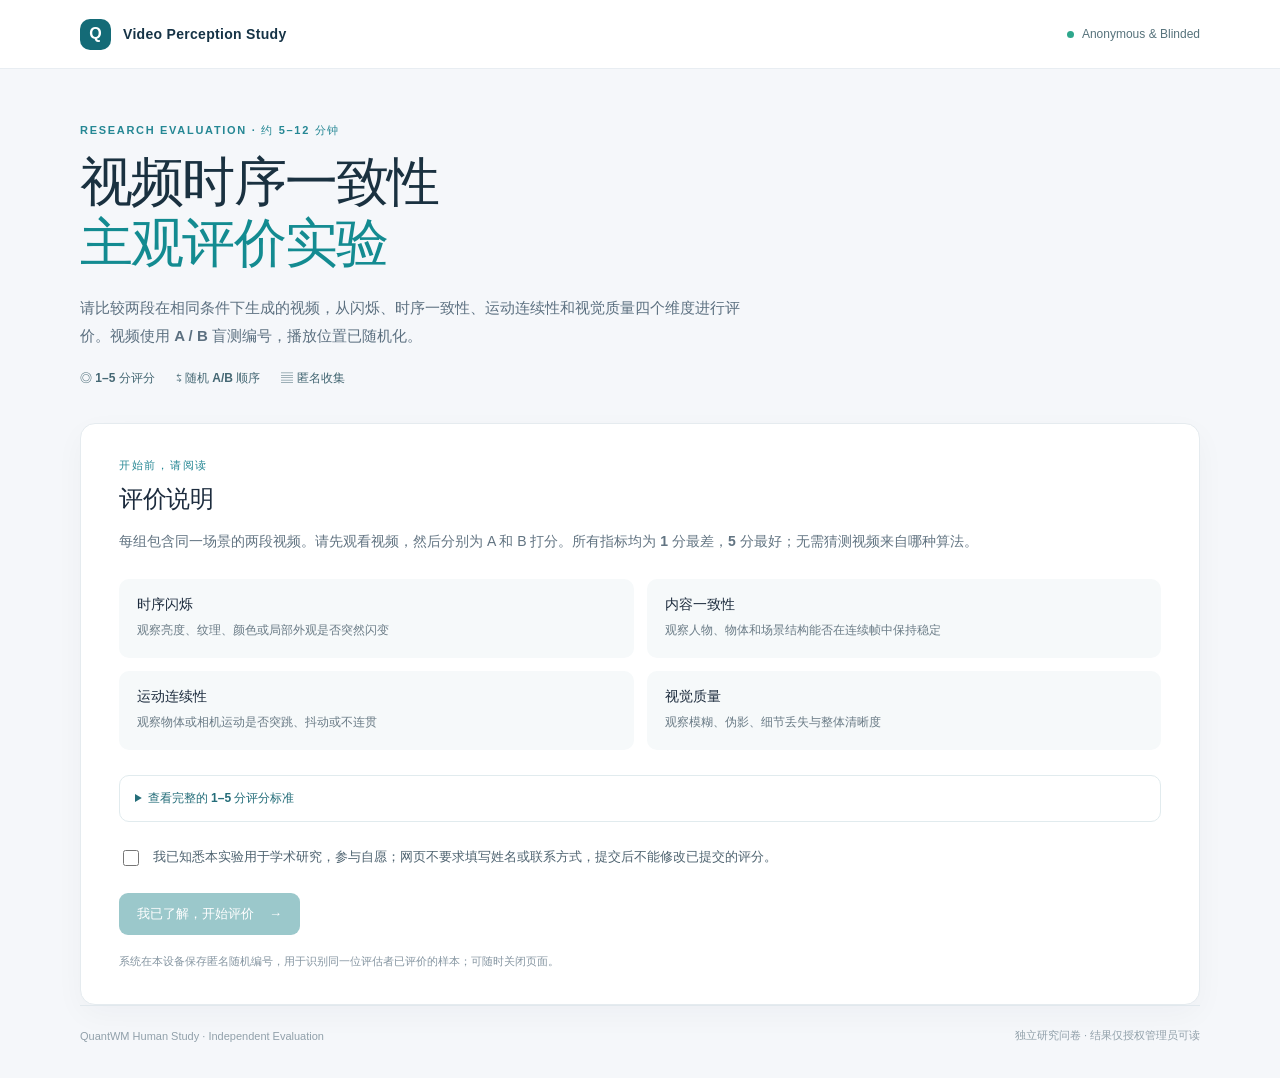
<file: index.html>
<!doctype html>
<html lang="zh-CN">
<head>
  <meta charset="utf-8">
  <meta name="viewport" content="width=device-width,initial-scale=1"><meta name="robots" content="noindex,nofollow">
  <meta name="color-scheme" content="light">
  <meta name="description" content="匿名视频质量与时序一致性主观评价问卷">
  <title>视频时序一致性主观评价 · Human Study</title>
  <link rel="stylesheet" href="assets/style.css">
</head>
<body>
  <header class="topbar"><div class="shell topbar-content"><a class="brand" href="./"><span class="brand-icon">Q</span><span>Video Perception Study</span></a><span class="topbar-badge"><span class="dot"></span> Anonymous &amp; Blinded</span></div></header>
  <main class="shell" id="app">
    <section class="hero">
      <div class="eyebrow">RESEARCH EVALUATION · 约 5–12 分钟</div>
      <h1>视频时序一致性<br><em>主观评价实验</em></h1>
      <p>请比较两段在相同条件下生成的视频，从闪烁、时序一致性、运动连续性和视觉质量四个维度进行评价。视频使用 <b>A / B</b> 盲测编号，播放位置已随机化。</p>
      <div class="hero-highlights"><span>◎ 1–5 分评分</span><span>⇆ 随机 A/B 顺序</span><span>▤ 匿名收集</span></div>
    </section>
    <section id="message" class="notice hidden" role="status"></section>
    <section id="intro" class="card intro-card">
      <div class="section-caption">开始前，请阅读</div>
      <h2>评价说明</h2>
      <p>每组包含同一场景的两段视频。请先观看视频，然后分别为 A 和 B 打分。所有指标均为 <strong>1 分最差，5 分最好</strong>；无需猜测视频来自哪种算法。</p>
      <div class="metric-explain">
        <div><b>时序闪烁</b><span>观察亮度、纹理、颜色或局部外观是否突然闪变</span></div>
        <div><b>内容一致性</b><span>观察人物、物体和场景结构能否在连续帧中保持稳定</span></div>
        <div><b>运动连续性</b><span>观察物体或相机运动是否突跳、抖动或不连贯</span></div>
        <div><b>视觉质量</b><span>观察模糊、伪影、细节丢失与整体清晰度</span></div>
      </div>
      <details class="rubric"><summary>查看完整的 1–5 分评分标准</summary><div class="table-scroll"><table class="data-table rubric-table"><thead><tr><th>维度</th><th>1 分</th><th>2 分</th><th>3 分</th><th>4 分</th><th>5 分</th></tr></thead><tbody>
<tr><td>时序闪烁</td><td>频繁剧烈闪烁</td><td>多次明显闪烁</td><td>偶尔闪烁</td><td>极少轻微闪烁</td><td>几乎无闪烁</td></tr>
<tr><td>内容一致性</td><td>场景频繁突变</td><td>多处明显不一致</td><td>偶尔局部不一致</td><td>基本一致</td><td>始终稳定</td></tr>
<tr><td>运动连续性</td><td>严重跳变或错乱</td><td>多次明显突跳</td><td>偶尔不连贯</td><td>整体流畅</td><td>运动自然连续</td></tr>
<tr><td>视觉质量</td><td>严重模糊和伪影</td><td>明显失真</td><td>部分缺陷</td><td>少量轻微缺陷</td><td>画面清晰自然</td></tr>
</tbody></table></div></details>
<label class="consent"><input type="checkbox" id="consent"> <span>我已知悉本实验用于学术研究，参与自愿；网页不要求填写姓名或联系方式，提交后不能修改已提交的评分。</span></label>
      <button id="start" class="button primary" disabled>我已了解，开始评价 <span>→</span></button>
      <div class="tiny">系统在本设备保存匿名随机编号，用于识别同一位评估者已评价的样本；可随时关闭页面。</div>
    </section>
    <section id="survey" class="hidden">
      <div class="progress-line"><div><span class="eyebrow">EVALUATION PROGRESS</span><h2 id="pair-title">样本评价</h2><p id="pair-subtitle" class="muted">请仔细观看两段视频</p></div><div class="progress-status"><b id="progress-count">1 / 1</b><div class="progress-track"><span id="progress-fill"></span></div></div></div>
      <div class="video-grid">
        <div class="video-panel"><div class="panel-label"><span class="round-letter">A</span><span>Video A</span><span class="video-status" id="state-a">待加载</span></div><video id="video-a" playsinline muted preload="metadata" loop></video></div>
        <div class="video-panel"><div class="panel-label"><span class="round-letter">B</span><span>Video B</span><span class="video-status" id="state-b">待加载</span></div><video id="video-b" playsinline muted preload="metadata" loop></video></div>
      </div>
      <div class="player-actions"><button id="playboth" class="button outline" type="button">▶ 同步播放 / 暂停</button><button id="restart" class="button subtle" type="button">↺ 从头播放</button><span id="watch-hint" class="muted">请观看两段视频后评分</span></div>
      <form id="rating-form" class="card rating-card">
        <div class="section-caption">PERCEPTUAL ASSESSMENT</div>
        <h2>对 A 和 B 分别打分</h2><p class="muted">1 = 严重问题　·　3 = 偶有问题　·　5 = 几乎无可见问题</p>
        <div id="metrics"></div>
        <div class="preference"><div class="section-caption">OVERALL PREFERENCE</div><h3>总体而言，你更偏好哪段视频？</h3><p class="muted">综合考虑视频的时序稳定性与视觉质量。</p><div id="pref-options" class="rating-scale preference-scale"></div></div>
        <label class="consent small"><input type="checkbox" id="checked-watch"> <span>我已经完整观察过两段视频，并根据实际观感独立评分。</span></label>
        <div id="form-error" class="form-error hidden" role="alert"></div>
        <div class="form-footer"><span class="muted">评分提交后不可返回修改</span><button id="submit" class="button primary" type="submit">提交本组评分 <span>→</span></button></div>
      </form>
    </section>
    <section id="finish" class="card finish-card hidden"><div class="finish-mark">✓</div><div class="eyebrow">STUDY COMPLETED</div><h2>感谢你的参与！</h2><p>你的评分已提交。结果仅供经过授权的研究管理员查看，用于论文中的人工评价统计。</p><div id="finish-stats" class="tiny"></div></section>
  </main>
  <footer class="footer shell"><span>QuantWM Human Study · Independent Evaluation</span><span>独立研究问卷 · 结果仅授权管理员可读</span></footer>
  <script type="module" src="assets/survey.js"></script>
</body>
</html>
</file>
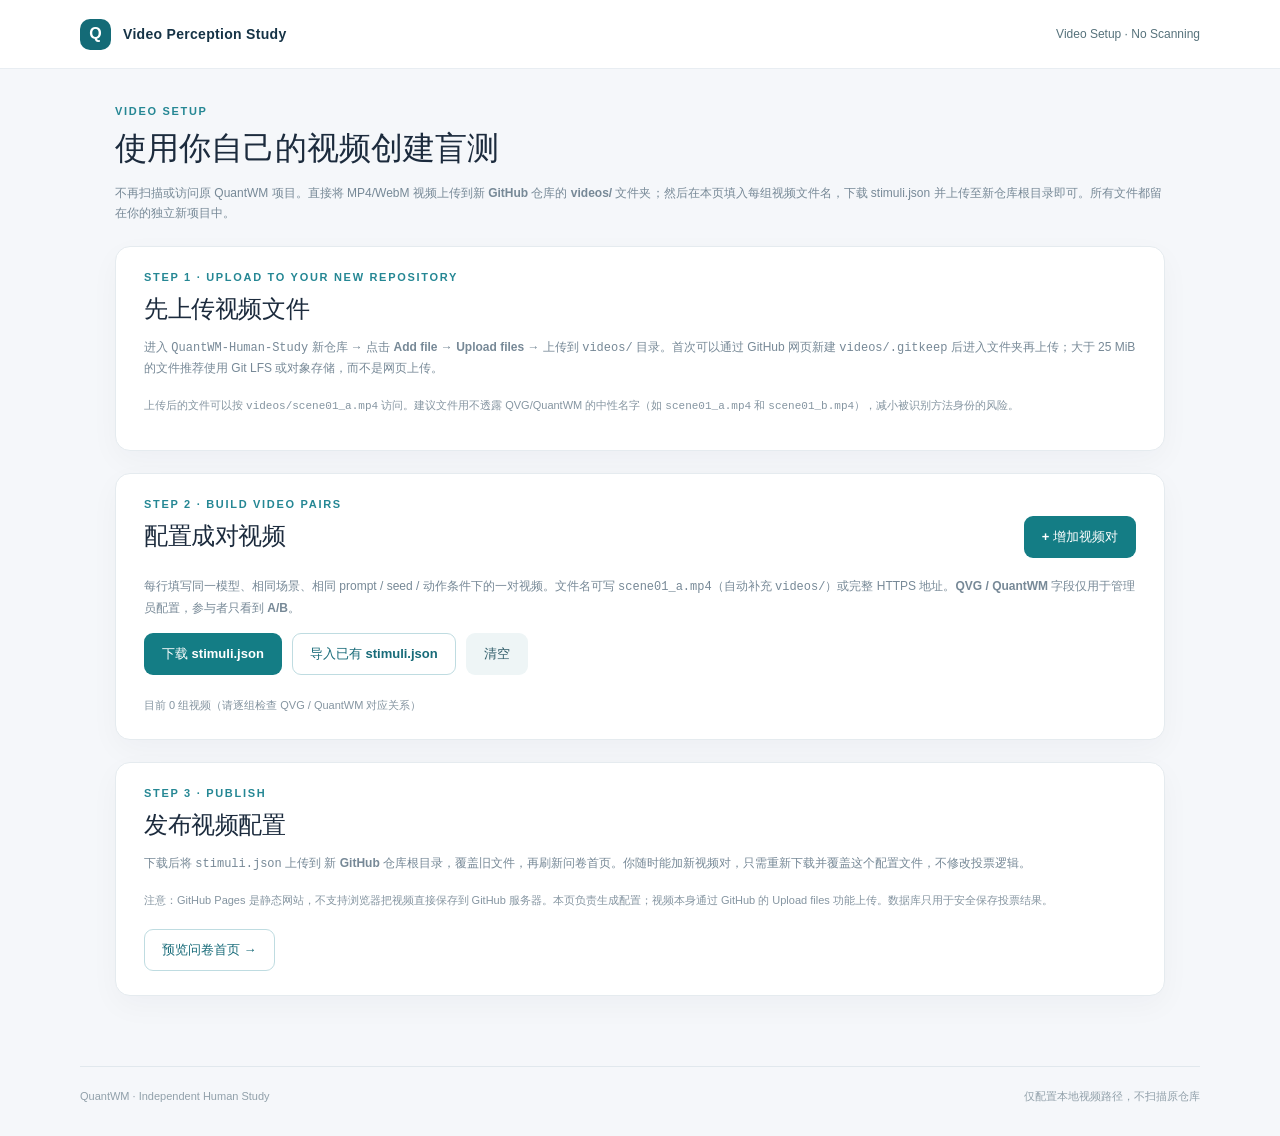
<file: pair-builder.html>
<!doctype html><html lang="zh-CN"><head><meta charset="utf-8"><meta name="viewport" content="width=device-width,initial-scale=1"><meta name="robots" content="noindex,nofollow"><title>视频配置 · QuantWM Human Study</title><link rel="stylesheet" href="assets/style.css"></head><body>
<header class="topbar"><div class="shell topbar-content"><a class="brand" href="./"><span class="brand-icon">Q</span><span>Video Perception Study</span></a><span class="topbar-badge">Video Setup · No Scanning</span></div></header>
<main class="shell" style="padding:36px 0 70px;max-width:1050px"><div class="eyebrow">VIDEO SETUP</div><h1 style="font-size:32px;margin:10px 0">使用你自己的视频创建盲测</h1><p class="muted">不再扫描或访问原 QuantWM 项目。直接将 MP4/WebM 视频上传到<strong>新 GitHub 仓库的 videos/ 文件夹</strong>；然后在本页填入每组视频文件名，下载 stimuli.json 并上传至新仓库根目录即可。所有文件都留在你的独立新项目中。</p>
<section id="message" class="notice hidden"></section>
<section class="card admin-card" style="margin:22px 0"><div class="section-caption">STEP 1 · UPLOAD TO YOUR NEW REPOSITORY</div><h2>先上传视频文件</h2><p class="muted">进入 <code>QuantWM-Human-Study</code> 新仓库 → 点击 <b>Add file → Upload files</b> → 上传到 <code>videos/</code> 目录。首次可以通过 GitHub 网页新建 <code>videos/.gitkeep</code> 后进入文件夹再上传；大于 25 MiB 的文件推荐使用 Git LFS 或对象存储，而不是网页上传。</p><p class="tiny">上传后的文件可以按 <code>videos/scene01_a.mp4</code> 访问。建议文件用不透露 QVG/QuantWM 的中性名字（如 <code>scene01_a.mp4</code> 和 <code>scene01_b.mp4</code>），减小被识别方法身份的风险。</p></section>
<section class="card admin-card" style="margin:22px 0"><div class="section-caption">STEP 2 · BUILD VIDEO PAIRS</div><div class="heading-row"><h2>配置成对视频</h2><button id="add-pair" class="button primary">+ 增加视频对</button></div><p class="muted">每行填写同一模型、相同场景、相同 prompt / seed / 动作条件下的一对视频。文件名可写 <code>scene01_a.mp4</code>（自动补充 <code>videos/</code>）或完整 HTTPS 地址。<b>QVG / QuantWM 字段仅用于管理员配置，参与者只看到 A/B。</b></p><div id="pair-list"></div><div class="admin-toolbar" style="margin-top:15px"><button id="save" class="button primary">下载 stimuli.json</button><label class="button outline" style="cursor:pointer">导入已有 stimuli.json <input type="file" id="import" accept=".json,application/json" hidden></label><button id="clear" class="button subtle">清空</button></div><div id="pair-count" class="tiny"></div></section>
<section class="card admin-card"><div class="section-caption">STEP 3 · PUBLISH</div><h2>发布视频配置</h2><p class="muted">下载后将 <code>stimuli.json</code> 上传到 <b>新 GitHub 仓库根目录</b>，覆盖旧文件，再刷新问卷首页。你随时能加新视频对，只需重新下载并覆盖这个配置文件，不修改投票逻辑。</p><p class="tiny">注意：GitHub Pages 是静态网站，不支持浏览器把视频直接保存到 GitHub 服务器。本页负责生成配置；视频本身通过 GitHub 的 Upload files 功能上传。数据库只用于安全保存投票结果。</p><a href="./" class="button outline" style="display:inline-block;margin-top:8px">预览问卷首页 →</a></section>
</main><footer class="footer shell"><span>QuantWM · Independent Human Study</span><span>仅配置本地视频路径，不扫描原仓库</span></footer><script type="module" src="assets/builder.js"></script></body></html>
</file>
<file: assets/style.css>
:root{font-family:Inter,-apple-system,BlinkMacSystemFont,"Segoe UI","PingFang SC","Microsoft YaHei",sans-serif;color:#1c2b3d;background:#f5f7fa;font-synthesis:none}*{box-sizing:border-box}body{margin:0}button,input,select,textarea{font:inherit}button{cursor:pointer}a{color:#167b86;text-decoration:none}a:hover{text-decoration:underline}.shell{width:min(1120px,calc(100% - 40px));margin:auto}.topbar{background:white;border-bottom:1px solid #e8edf2}.topbar-content{height:68px;display:flex;align-items:center;justify-content:space-between}.brand{display:flex;align-items:center;gap:12px;color:#163346;font-size:14px;letter-spacing:.3px;font-weight:750}.brand-icon{display:inline-grid;place-items:center;border-radius:10px;background:#146b77;color:white;width:31px;height:31px;font-size:16px}.topbar-badge{font-size:12px;color:#56727b;display:flex;align-items:center;gap:8px}.dot{width:7px;height:7px;border-radius:50%;background:#2ea78c}.hero{padding:54px 0 36px;max-width:760px}.eyebrow,.section-caption{font-size:11px;font-weight:800;letter-spacing:1.7px;color:#258794}.hero h1{font-size:clamp(34px,5.4vw,53px);line-height:1.16;letter-spacing:-1.8px;margin:13px 0 20px;color:#1a3140}.hero h1 em{font-style:normal;color:#138b91}.hero p{font-size:15px;line-height:1.9;color:#5c7080;max-width:680px}.hero-highlights{display:flex;gap:21px;flex-wrap:wrap;margin-top:19px;font-size:12px;font-weight:650;color:#446773}.card{background:white;border:1px solid #e5ebef;border-radius:15px;box-shadow:0 10px 30px rgba(22,40,53,.035)}.intro-card{padding:34px 38px}.card h2{margin:10px 0 12px;font-size:24px;letter-spacing:-.4px}.intro-card>p,.rating-card>p{color:#627482;line-height:1.8;font-size:14px}.metric-explain{display:grid;grid-template-columns:1fr 1fr;gap:13px;margin:25px 0}.metric-explain>div{border-radius:10px;background:#f6f9fa;padding:17px 18px;display:flex;flex-direction:column;gap:7px}.metric-explain b{font-size:14px}.metric-explain span{font-size:12px;color:#6a7b86;line-height:1.65}.consent{display:flex;gap:11px;align-items:flex-start;font-size:13px;color:#4e6370;line-height:1.7;margin:24px 0}.consent input{margin-top:4px;accent-color:#168d91;min-width:16px;height:16px}.button{border:1px solid transparent;border-radius:9px;font-weight:720;font-size:13px;min-height:42px;padding:11px 17px;display:inline-flex;align-items:center;justify-content:center;gap:15px;transition:background .15s,transform .15s}.button:active{transform:translateY(1px)}.button:disabled{opacity:.42;cursor:not-allowed;transform:none}.button.primary{background:#147d85;color:white}.button.primary:hover:enabled{background:#0c6773}.button.outline{background:white;color:#186b79;border-color:#bfdce1}.button.subtle{background:#eef5f6;color:#315d6a}.button.secondary{background:#334e5f;color:white}.tiny{font-size:11px;color:#8595a1;line-height:1.7;margin-top:17px}.hidden{display:none!important}.notice{padding:15px 18px;border-radius:11px;margin:0 0 20px;border:1px solid #e2c783;background:#fff8e8;color:#78571b;font-size:13px;line-height:1.7}.notice.error{border-color:#e6b8b8;background:#fff4f4;color:#964d4d}.progress-line{display:flex;justify-content:space-between;align-items:center;margin:2px 0 22px;gap:20px}.progress-line h2{font-size:22px;margin:8px 0}.progress-line p{margin:0}.muted{font-size:12px;line-height:1.7;color:#778997}.progress-status{text-align:right;min-width:145px}.progress-status>b{font-size:16px;color:#2c5764}.progress-track{margin-top:13px;width:155px;height:5px;border-radius:9px;background:#e2e9ec;overflow:hidden}.progress-track span{display:block;width:0;height:100%;border-radius:9px;background:#2b9fa4;transition:width .3s}.video-grid{display:grid;grid-template-columns:1fr 1fr;gap:17px}.video-panel{border:1px solid #dce7eb;background:#101d27;border-radius:13px;overflow:hidden;min-width:0}.panel-label{height:49px;display:flex;gap:9px;align-items:center;padding:0 15px;background:white;font-size:13px;font-weight:750}.round-letter{background:#ebf6f7;color:#137987;border-radius:9px;width:28px;height:28px;display:grid;place-items:center;font-weight:900}.video-status{margin-left:auto;font-size:11px;font-weight:500;color:#7b8a96}.video-panel video{display:block;aspect-ratio:16/9;width:100%;object-fit:contain;background:#0b121b}.player-actions{display:flex;align-items:center;gap:9px;flex-wrap:wrap;margin:16px 0 33px}.player-actions .muted{margin-left:auto}.rating-card{padding:30px 37px 34px;margin-bottom:44px}.rating-card h2{font-size:23px}.metric-row{display:grid;grid-template-columns:minmax(210px,1.2fr) minmax(200px,1fr) minmax(200px,1fr);gap:16px;padding:23px 0;border-bottom:1px solid #edf1f4;align-items:center}.metric-title strong{font-size:14px;display:block}.metric-title small{font-size:11px;color:#718591;display:block;margin-top:8px;line-height:1.7}.metric-col{display:flex;flex-direction:column;gap:8px}.metric-col label{font-size:11px;color:#526e7b;font-weight:800}.rating-scale{display:flex;gap:5px}.rating-scale input{position:absolute;opacity:0;pointer-events:none}.rating-scale label{flex:1;min-width:0;display:grid;place-items:center;min-height:37px;border:1px solid #dce5eb;background:#fff;border-radius:7px;color:#5c7280;font-size:13px;cursor:pointer;font-weight:650;transition:.15s}.rating-scale label:has(input:checked){background:#147e89;border-color:#147e89;color:white;box-shadow:0 3px 8px #147e8920}.rating-scale label:hover{border-color:#58b2b4}.rating-scale label:has(input:focus-visible){outline:3px solid #79bac4}.preference{margin-top:30px;border:1px solid #d8ebec;background:#f7fbfb;padding:22px;border-radius:10px}.preference h3{font-size:16px;margin:9px 0 3px}.preference-scale{margin-top:15px;gap:9px}.preference-scale label{flex:1;flex-direction:column;gap:4px;padding:11px 4px;min-height:68px;font-size:11px;text-align:center}.preference-scale b{font-size:17px}.preference-scale small{font-size:10px;font-weight:500}.consent.small{margin-top:22px}.form-footer{display:flex;justify-content:space-between;align-items:center;gap:15px;border-top:1px solid #edf1f4;padding-top:25px}.form-error{background:#fff0f0;color:#a83c44;padding:12px 16px;font-size:13px;border-radius:9px;margin:15px 0}.finish-card{margin:20px auto 70px;padding:55px;text-align:center;max-width:670px}.finish-mark{width:60px;height:60px;margin:0 auto 19px;background:#e1f6f0;color:#1a9b75;border-radius:50%;font-size:34px;display:grid;place-items:center}.finish-card p{color:#627583;line-height:1.8}.footer{display:flex;justify-content:space-between;align-items:center;color:#91a0aa;font-size:11px;border-top:1px solid #e1e8ed;padding:22px 0 35px;gap:10px}.admin-layout{display:grid;grid-template-columns:minmax(0,1fr);gap:17px}.admin-card{padding:24px 28px}.admin-form{max-width:480px}.field{display:flex;flex-direction:column;gap:7px;margin:14px 0}.field label{font-size:12px;font-weight:700;color:#445f6b}.field input,.field select,.field textarea{width:100%;border:1px solid #cfdae0;border-radius:8px;background:#fff;padding:11px 12px;color:#243a4a;outline:none;font-size:13px}.field input:focus,.field select:focus,.field textarea:focus{border-color:#228e96;box-shadow:0 0 0 3px #228e9619}.admin-toolbar{display:flex;gap:10px;flex-wrap:wrap;align-items:center;margin:14px 0 21px}.stats-grid{display:grid;grid-template-columns:repeat(4,minmax(0,1fr));gap:12px;margin:20px 0}.stat-card{background:#f1f7f7;border:1px solid #e0ecee;border-radius:12px;padding:17px}.stat-card .number{font-size:25px;font-weight:800;color:#125e6c;display:block;margin-top:6px}.stat-card .label{font-size:11px;color:#69808b}.table-scroll{overflow:auto;border:1px solid #e6ecef;border-radius:10px}.data-table{width:100%;border-collapse:collapse;white-space:nowrap;font-size:12px}.data-table th{text-align:left;background:#edf5f5;color:#3e6270;font-weight:800}.data-table td,.data-table th{padding:13px 12px;border-bottom:1px solid #edf1f3}.data-table tr:last-child td{border-bottom:none}.data-table .ours{font-weight:800;color:#087e85}.data-table .qvg{color:#60737f}.builder-row{display:grid;grid-template-columns:120px 190px 1fr 1fr 54px;gap:8px;align-items:center;margin-bottom:9px}.builder-row input,.builder-row select{font-size:12px;min-width:0;width:100%;border:1px solid #d5e1e5;border-radius:7px;padding:9px 6px}.builder-row button{padding:8px 10px;border:1px solid #dfdfe7;background:white;border-radius:7px}.code-display{font-family:ui-monospace,Consolas,monospace;font-size:11px;word-break:break-all;background:#f3f6f8;border-radius:8px;padding:10px;color:#435b66}.builder-list{max-height:200px;overflow:auto;font-size:12px;color:#687f8c;padding:8px 12px;background:#f7f9fa;border-radius:8px}.builder-list div{padding:5px 0;word-break:break-all}.heading-row{display:flex;justify-content:space-between;align-items:center;gap:10px}.pill{background:#e3f3ef;border-radius:30px;color:#24846c;font-size:11px;padding:5px 10px}.subtle-note{border-left:3px solid #75bac0;background:#f0f8f9;padding:14px 17px;font-size:12px;line-height:1.8;color:#536e7b;margin:16px 0}@media(max-width:900px){.metric-row{grid-template-columns:1fr 1fr}.metric-title{grid-column:span 2}.builder-row{grid-template-columns:1fr 1fr}.builder-row input:nth-child(3){grid-column:span 2}.builder-row select:nth-child(4){grid-column:span 2}.stats-grid{grid-template-columns:repeat(2,1fr)}}@media(max-width:640px){.shell{width:min(100% - 24px,1120px)}.topbar-content{height:60px}.topbar-badge{font-size:10px}.hero{padding:33px 0 25px}.hero h1{letter-spacing:-.8px}.hero p{font-size:13px}.intro-card,.rating-card{padding:23px 17px}.metric-explain{grid-template-columns:1fr}.video-grid{grid-template-columns:1fr}.progress-line{align-items:flex-start}.progress-status{min-width:90px}.progress-track{width:90px}.player-actions .muted{width:100%;margin:8px 0 0}.metric-row{gap:10px}.metric-col label{font-size:10px}.preference{padding:15px}.preference-scale{gap:3px}.preference-scale label{font-size:9px}.preference-scale small{font-size:9px}.form-footer{align-items:stretch;flex-direction:column-reverse}.footer{flex-direction:column;align-items:flex-start}.stats-grid{grid-template-columns:repeat(2,1fr)}}

.rubric{border:1px solid #e1ebee;border-radius:10px;padding:0 15px;margin:8px 0 20px}.rubric summary{cursor:pointer;font-size:12px;color:#246d79;font-weight:720;padding:14px 0}.rubric[open] summary{border-bottom:1px solid #e7eeee;margin-bottom:12px}.rubric .table-scroll{margin-bottom:15px}.rubric-table{font-size:11px}
</file>
